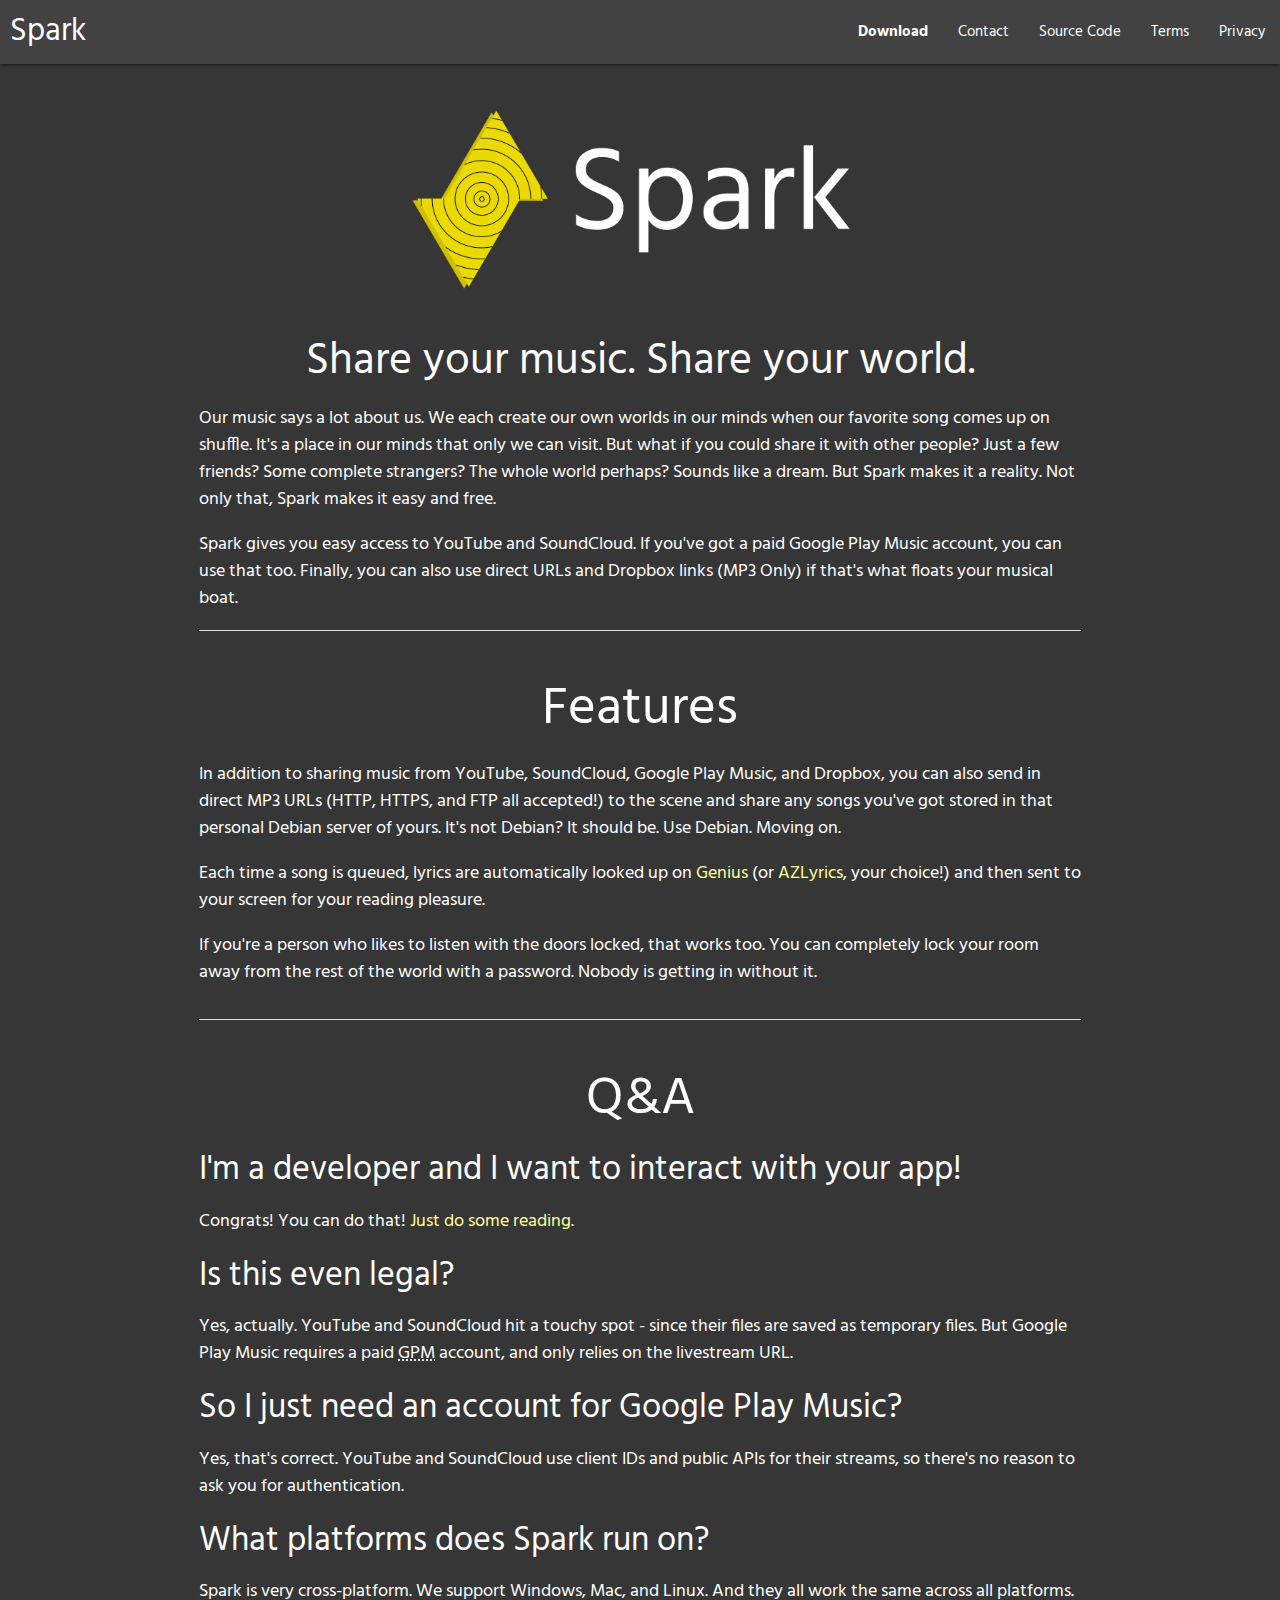
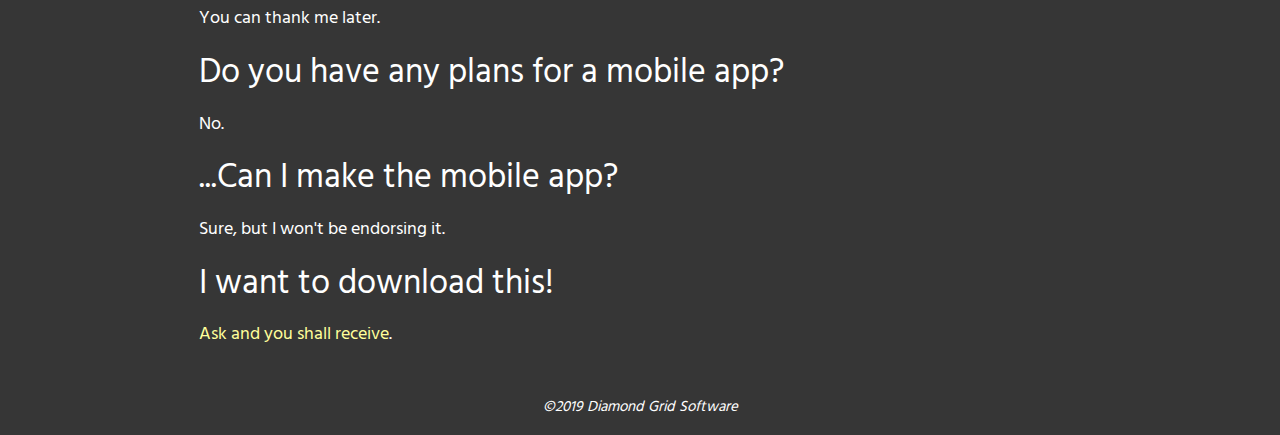
<file: index.html>
<!DOCTYPE html>
<html lang="en-us">
    <head>
        <title>Spark - Share your music. Share your world.</title>
        <link rel="stylesheet" type="text/css" href="./css/default.css"/>
        <link rel="stylesheet" href="https://use.fontawesome.com/releases/v5.8.2/css/all.css" integrity="sha384-oS3vJWv+0UjzBfQzYUhtDYW+Pj2yciDJxpsK1OYPAYjqT085Qq/1cq5FLXAZQ7Ay" crossorigin="anonymous">
        <link rel="icon" href="./ico/favicon.ico" type="x-image/icon"/>
        <script src="https://cdnjs.cloudflare.com/ajax/libs/materialize/1.0.0/js/materialize.min.js" type="text/javascript"></script>
        <meta charset="utf8"/>
        <meta name="viewport" content="width=device-width, initial-scale=1.0">
    </head>
    <body onload="M.AutoInit();">
        <nav class="grey darken-3">
            <div class="nav-wrapper">
                <a href="index.html" class="brand-logo">Spark</a>
                <a href="#!" data-target="mobile-menu" class="sidenav-trigger"><i class="fas fa-ellipsis-v"></i></a>
                <ul id="nav-mobile" class="right hide-on-med-and-down">
                    <li><a href="./download.html"><b>Download</b></a></li>
                    <li><a href="./contact.html">Contact</a></li>
                    <li><a href="#">Source Code</a></li>
                    <li><a href="./tac.html">Terms</a></li>
                    <li><a href="./privacy.html">Privacy</a></li>
                </ul>
            </div>
        </nav>

        <ul class="sidenav" id="mobile-menu">
            <li><a href="./index.html">Home</a></li>
            <li><a href="./download.html">Download</a></li>
            <li><a href="./contact.html">Contact</a></li>
            <li><a href="./tac.html">Terms</a></li>
            <li><a href="./privacy.html">Privacy</a></li>
        </ul>

        <main>
            <div class="container">
                <h1 class="center-align"><img src="./images/full-logo.png" width="500px" height="auto" alt="Spark"/></h1>
                <h3 class="center-align">Share your music. Share your world.</h3>

                <p>Our music says a lot about us. We each create our own worlds in our minds when our favorite song comes up on shuffle. It's a place in our minds that only we can visit. But what if you could share it with other people? Just a few friends? Some complete strangers? The whole world perhaps? Sounds like a dream. But Spark makes it a reality. Not only that, Spark makes it easy and free.</p>

                <p>Spark gives you easy access to YouTube and SoundCloud. If you've got a paid Google Play Music account, you can use that too. Finally, you can also use direct URLs and Dropbox links (MP3 Only) if that's what floats your musical boat.</p>

                <div class="divider"></div>
                <div class="section">
                    <h2 class="center-align">Features</h2>
                    <p>In addition to sharing music from YouTube, SoundCloud, Google Play Music, and Dropbox, you can also send in direct MP3 URLs (HTTP, HTTPS, and FTP all accepted!) to the scene and share any songs you've got stored in that personal Debian server of yours. It's not Debian? It should be. Use Debian. Moving on.</p>
                    <p>Each time a song is queued, lyrics are automatically looked up on <a href="https://www.genius.com/" target="_blank">Genius</a> (or <a href="https://www.azlyrics.com" target="_blank">AZLyrics</a>, your choice!) and then sent to your screen for your reading pleasure.</p>
                    <p>If you're a person who likes to listen with the doors locked, that works too. You can completely lock your room away from the rest of the world with a password. Nobody is getting in without it.</p>
                </div>

                <div class="divider"></div>
                <div class="section">
                    <h2 class="center-align">Q&amp;A</h2>
                    <h4>I'm a developer and I want to interact with your app!</h4>
                    <p>Congrats! You can do that! <a href="https://sparkapp-backend.herokuapp.com/docs.html" target="_blank">Just do some reading</a>.</p>
                    <h4>Is this even legal?</h4>
                    <p>Yes, actually. YouTube and SoundCloud hit a touchy spot - since their files are saved as temporary files. But Google Play Music requires a paid <abbr title="Google Play Music">GPM</abbr> account, and only relies on the livestream URL.</p>
                    <h4>So I just need an account for Google Play Music?</h4>
                    <p>Yes, that's correct. YouTube and SoundCloud use client IDs and public APIs for their streams, so there's no reason to ask you for authentication.</p>
                    <h4>What platforms does Spark run on?</h4>
                    <p>Spark is very cross-platform. We support Windows, Mac, and Linux. And they all work the same across all platforms. You can thank me later.</p>
                    <h4>Do you have any plans for a mobile app?</h4>
                    <p>No.</p>
                    <h4>...Can I make the mobile app?</h4>
                    <p>Sure, but I won't be endorsing it.</p>
                    <h4>I want to download this!</h4>
                    <p><a href="./download.html">Ask and you shall receive</a>.</p>
                </div>
            </div>

            <footer class="center-align">
                <p class="copyright">&copy;2019 Diamond Grid Software</p>
            </footer>
        </main>
    </body>
    
</html>
</file>
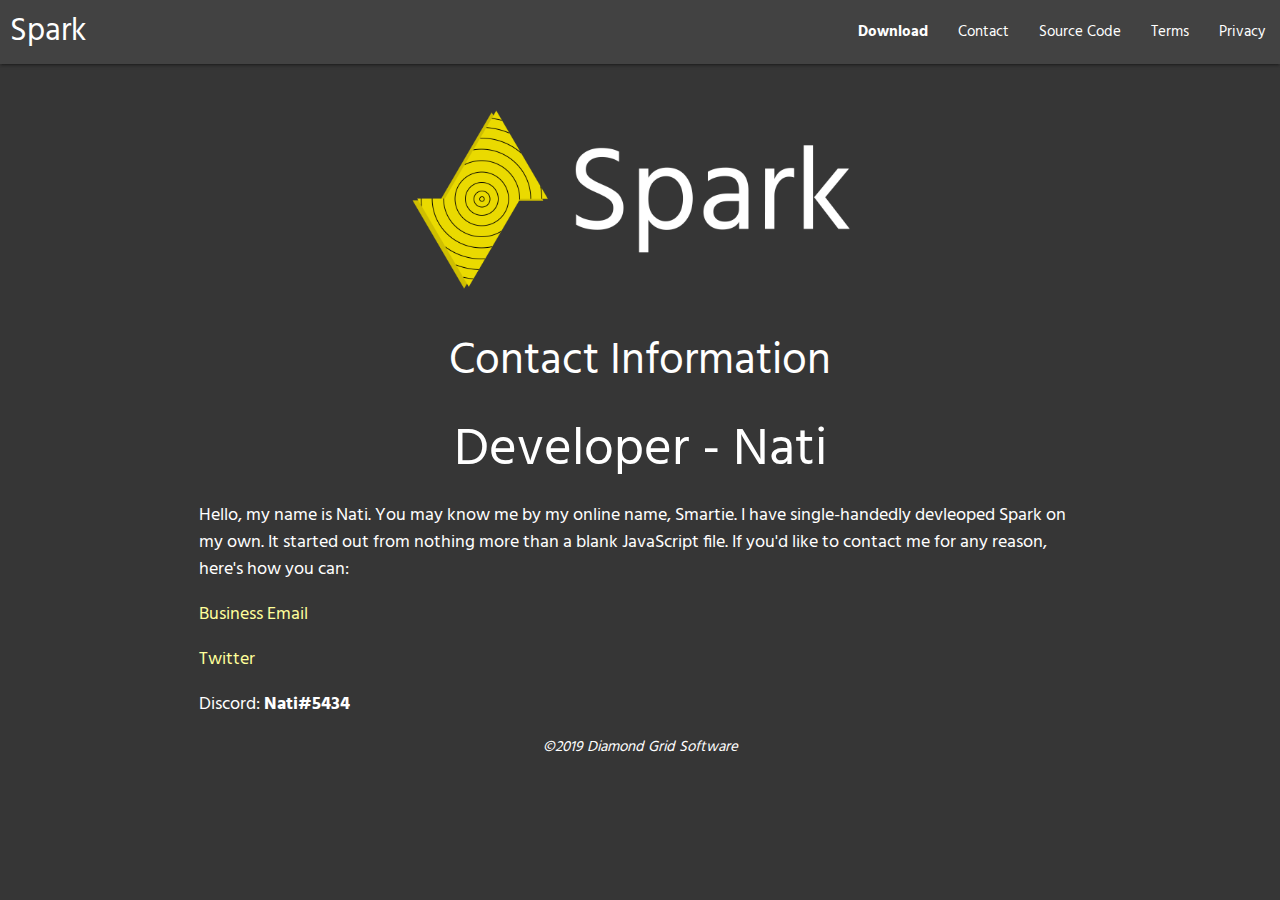
<file: contact.html>
<!DOCTYPE html>
<html lang="en-us">
    <head>
        <title>Spark - Contact</title>
        <link rel="stylesheet" type="text/css" href="./css/default.css"/>
        <link rel="stylesheet" href="https://use.fontawesome.com/releases/v5.8.2/css/all.css" integrity="sha384-oS3vJWv+0UjzBfQzYUhtDYW+Pj2yciDJxpsK1OYPAYjqT085Qq/1cq5FLXAZQ7Ay" crossorigin="anonymous">
        <link rel="icon" href="./ico/favicon.ico" type="x-image/icon"/>
        <script src="https://cdnjs.cloudflare.com/ajax/libs/materialize/1.0.0/js/materialize.min.js" type="text/javascript"></script>
        <meta charset="utf8"/>
        <meta name="viewport" content="width=device-width, initial-scale=1.0">
    </head>
    <body onload="M.AutoInit();">
        <nav class="grey darken-3">
            <div class="nav-wrapper">
                <a href="index.html" class="brand-logo">Spark</a>
                <a href="#!" data-target="mobile-menu" class="sidenav-trigger"><i class="fas fa-ellipsis-v"></i></a>
                <ul id="nav-mobile" class="right hide-on-med-and-down">
                    <li><a href="./download.html"><b>Download</b></a></li>
                    <li><a href="./contact.html">Contact</a></li>
                    <li><a href="#">Source Code</a></li>
                    <li><a href="./tac.html">Terms</a></li>
                    <li><a href="./privacy.html">Privacy</a></li>
                </ul>
            </div>
        </nav>

        <ul class="sidenav" id="mobile-menu">
            <li><a href="./index.html">Home</a></li>
            <li><a href="./download.html">Download</a></li>
            <li><a href="./contact.html">Contact</a></li>
            <li><a href="./tac.html">Terms</a></li>
            <li><a href="./privacy.html">Privacy</a></li>
        </ul>

        <main>
            <h1 class="center-align"><img src="./images/full-logo.png" width="500px" height="auto" alt="Spark"/></h1>
            <h3 class="center-align">Contact Information</h3>

            <div class="container">
                <h2 class="center-align">Developer - Nati</h2>
                <p>Hello, my name is Nati. You may know me by my online name, Smartie. I have single-handedly devleoped Spark on my own. It started out from nothing more than a blank JavaScript file. If you'd like to contact me for any reason, here's how you can:</p>

                <p><a href="mailto:smarti3plays@gmail.com?subject=Spark">Business Email</a></p>
                <p><a href="https://www.twittter.com/SmartiePlays_" target="_blank">Twitter</a></p>
                <p>Discord: <b>Nati#5434</b></p>
            </div>

            <footer class="center-align">
                <p class="copyright">&copy;2019 Diamond Grid Software</p>
            </footer>
        </main>
    </body>
    
</html>
</file>
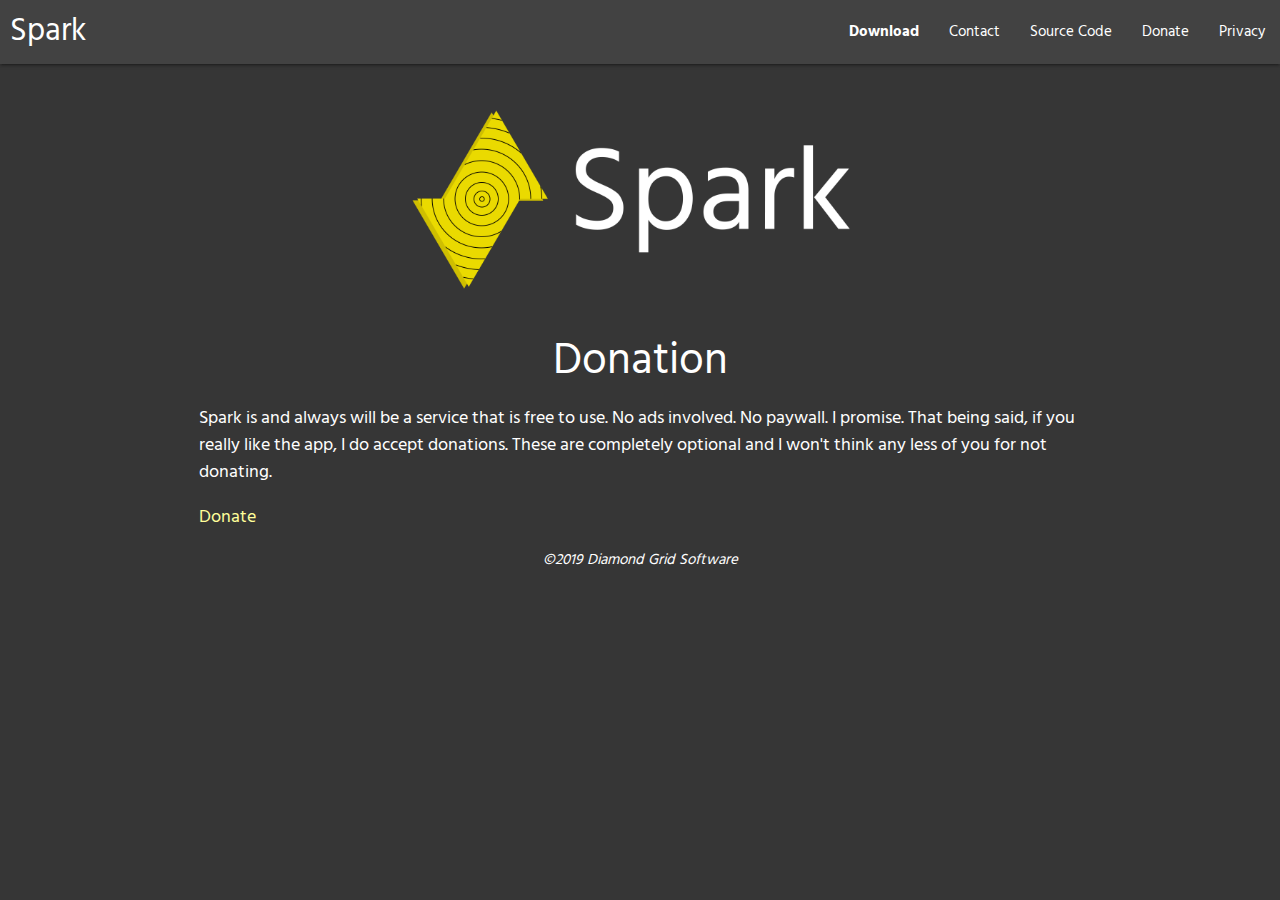
<file: donate.html>
<!DOCTYPE html>
<html lang="en-us">
    <head>
        <title>Spark - Donate</title>
        <link rel="stylesheet" type="text/css" href="./css/default.css"/>
        <link rel="stylesheet" href="https://use.fontawesome.com/releases/v5.8.2/css/all.css" integrity="sha384-oS3vJWv+0UjzBfQzYUhtDYW+Pj2yciDJxpsK1OYPAYjqT085Qq/1cq5FLXAZQ7Ay" crossorigin="anonymous">
        <link rel="icon" href="./ico/favicon.ico" type="x-image/icon"/>
        <script src="https://cdnjs.cloudflare.com/ajax/libs/materialize/1.0.0/js/materialize.min.js" type="text/javascript"></script>
        <meta charset="utf8"/>
        <meta name="viewport" content="width=device-width, initial-scale=1.0">
    </head>
    <body onload="M.AutoInit();">
        <nav class="grey darken-3">
            <div class="nav-wrapper">
                <a href="index.html" class="brand-logo">Spark</a>
                <a href="#!" data-target="mobile-menu" class="sidenav-trigger"><i class="fas fa-ellipsis-v"></i></a>
                <ul id="nav-mobile" class="right hide-on-med-and-down">
                    <li><a href="./download.html"><b>Download</b></a></li>
                    <li><a href="./contact.html">Contact</a></li>
                    <li><a href="#">Source Code</a></li>
                    <li><a href="./donate.html">Donate</a></li>
                    <li><a href="./privacy.html">Privacy</a></li>
                </ul>
            </div>
        </nav>

        <ul class="sidenav" id="mobile-menu">
            <li><a href="./index.html">Home</a></li>
            <li><a href="./download.html">Download</a></li>
            <li><a href="./contact.html">Contact</a></li>
            <li><a href="./donate.html">Donate</a></li>
            <li><a href="./privacy.html">Privacy</a></li>
        </ul>

        <main>
            <h1 class="center-align"><img src="./images/full-logo.png" width="500px" height="auto" alt="Spark"/></h1>
            <h3 class="center-align">Donation</h3>

            <div class="container">
                <p>Spark is and always will be a service that is free to use. No ads involved. No paywall. I promise. That being said, if you really like the app, I do accept donations. These are completely optional and I won't think any less of you for not donating.</p>

                <p><a href="https://www.paypal.me/SmartiePlays" target="_blank">Donate</a></p>
            </div>

            <footer class="center-align">
                <p class="copyright">&copy;2019 Diamond Grid Software</p>
            </footer>
        </main>
    </body>
    
</html>
</file>
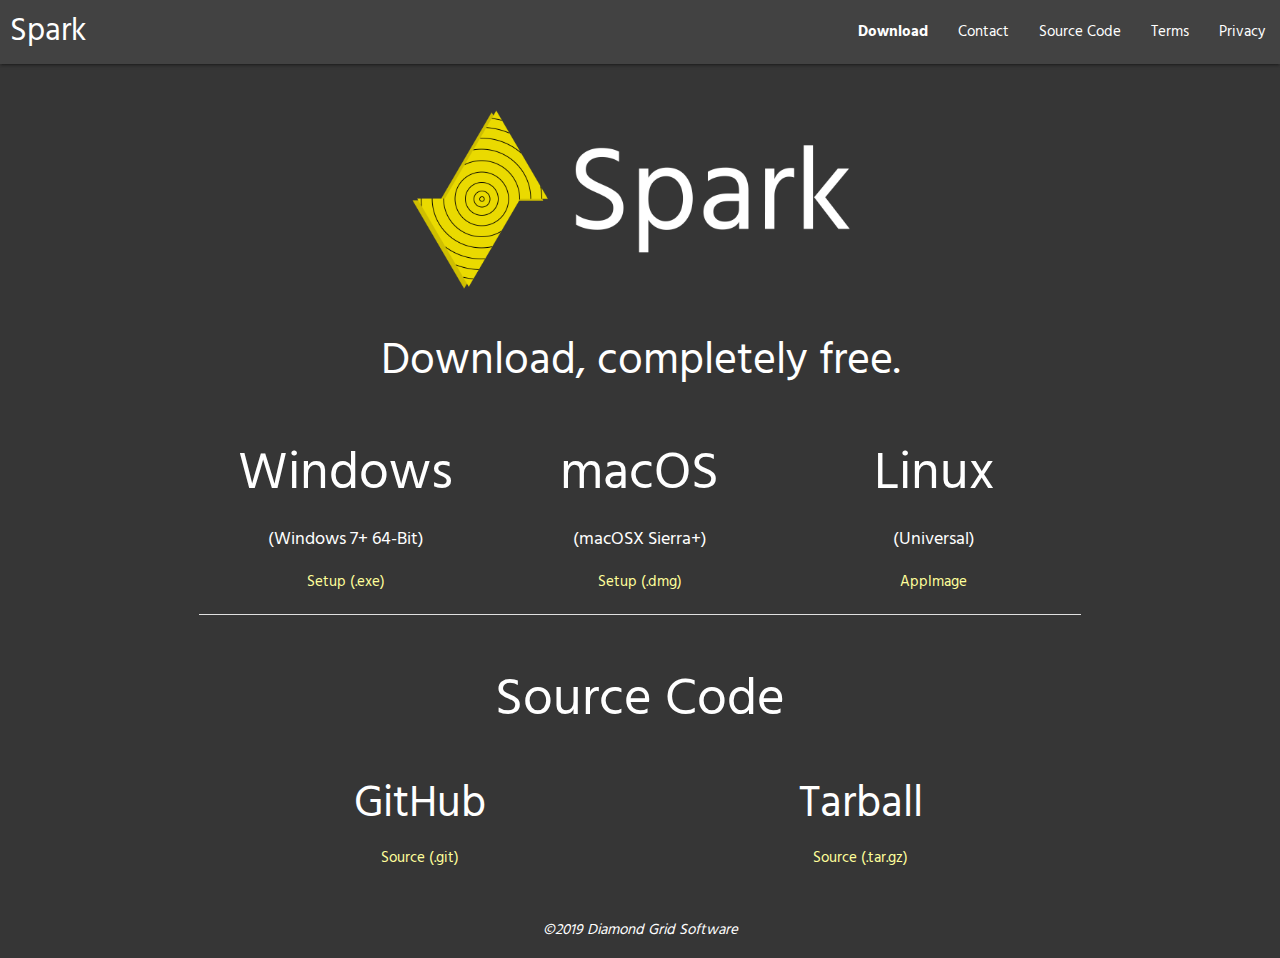
<file: download.html>
<!DOCTYPE html>
<html lang="en-us">
    <head>
        <title>Spark - Download</title>
        <link rel="stylesheet" type="text/css" href="./css/default.css"/>
        <link rel="stylesheet" href="https://use.fontawesome.com/releases/v5.8.2/css/all.css" integrity="sha384-oS3vJWv+0UjzBfQzYUhtDYW+Pj2yciDJxpsK1OYPAYjqT085Qq/1cq5FLXAZQ7Ay" crossorigin="anonymous">
        <link rel="icon" href="./ico/favicon.ico" type="x-image/icon"/>
        <script src="https://cdnjs.cloudflare.com/ajax/libs/materialize/1.0.0/js/materialize.min.js" type="text/javascript"></script>
        <meta charset="utf8"/>
        <meta name="viewport" content="width=device-width, initial-scale=1.0">
    </head>
    <body onload="M.AutoInit();">
        <nav class="grey darken-3">
            <div class="nav-wrapper">
                <a href="index.html" class="brand-logo">Spark</a>
                <a href="#!" data-target="mobile-menu" class="sidenav-trigger"><i class="fas fa-ellipsis-v"></i></a>
                <ul id="nav-mobile" class="right hide-on-med-and-down">
                    <li><a href="./download.html"><b>Download</b></a></li>
                    <li><a href="./contact.html">Contact</a></li>
                    <li><a href="#">Source Code</a></li>
                    <li><a href="./tac.html">Terms</a></li>
                    <li><a href="./privacy.html">Privacy</a></li>
                </ul>
            </div>
        </nav>

        <ul class="sidenav" id="mobile-menu">
            <li><a href="./index.html">Home</a></li>
            <li><a href="./download.html">Download</a></li>
            <li><a href="./contact.html">Contact</a></li>
            <li><a href="./tac.html">Terms</a></li>
            <li><a href="./privacy.html">Privacy</a></li>
        </ul>

        <main>
            <h1 class="center-align"><img src="./images/full-logo.png" width="500px" height="auto" alt="Spark"/></h1>
            <h3 class="center-align">Download, completely free.</h3>

            <div class="container">
                <div class="row">
                    <div class="col s4 center-align">
                        <h1 class="center-align"><i class="fab fa-windows icon"></i></h1>
                        <h2 class="center-align">Windows</h2>
                        <p>(Windows 7+ 64-Bit)</p>

                        <a href="#">Setup (.exe)</a>
                    </div>

                    <div class="col s4 center-align">
                        <h1 class="center-align"><i class="fab fa-apple icon"></i></h1>
                        <h2 class="center-align">macOS</h2>
                        <p>(macOSX Sierra+)</p>

                        <a href="#">Setup (.dmg)</a>
                    </div>

                    <div class="col s4 center-align">
                        <h1 class="center-align"><i class="fab fa-linux icon"></i></h1>
                        <h2 class="center-align">Linux</h2>
                        <p>(Universal)</p>

                        <a href="#">AppImage</a>
                    </div>
                </div>

                <div class="divider"></div>

                <div class="section center-align">
                    <h1><i class="fab fa-github icon"></i></h1>
                    <h2>Source Code</h2>
                    <div class="row">
                        <div class="col s6">
                            <h3>GitHub</h3>
                            <a href="#">Source (.git)</a>
                        </div>

                        <div class="col s6">
                            <h3>Tarball</h3>
                            <a href="#">Source (.tar.gz)</a>
                        </div>
                    </div>
                </div>
            </div>

            <footer class="center-align">
                <p class="copyright">&copy;2019 Diamond Grid Software</p>
            </footer>
        </main>
    </body>
    
</html>
</file>
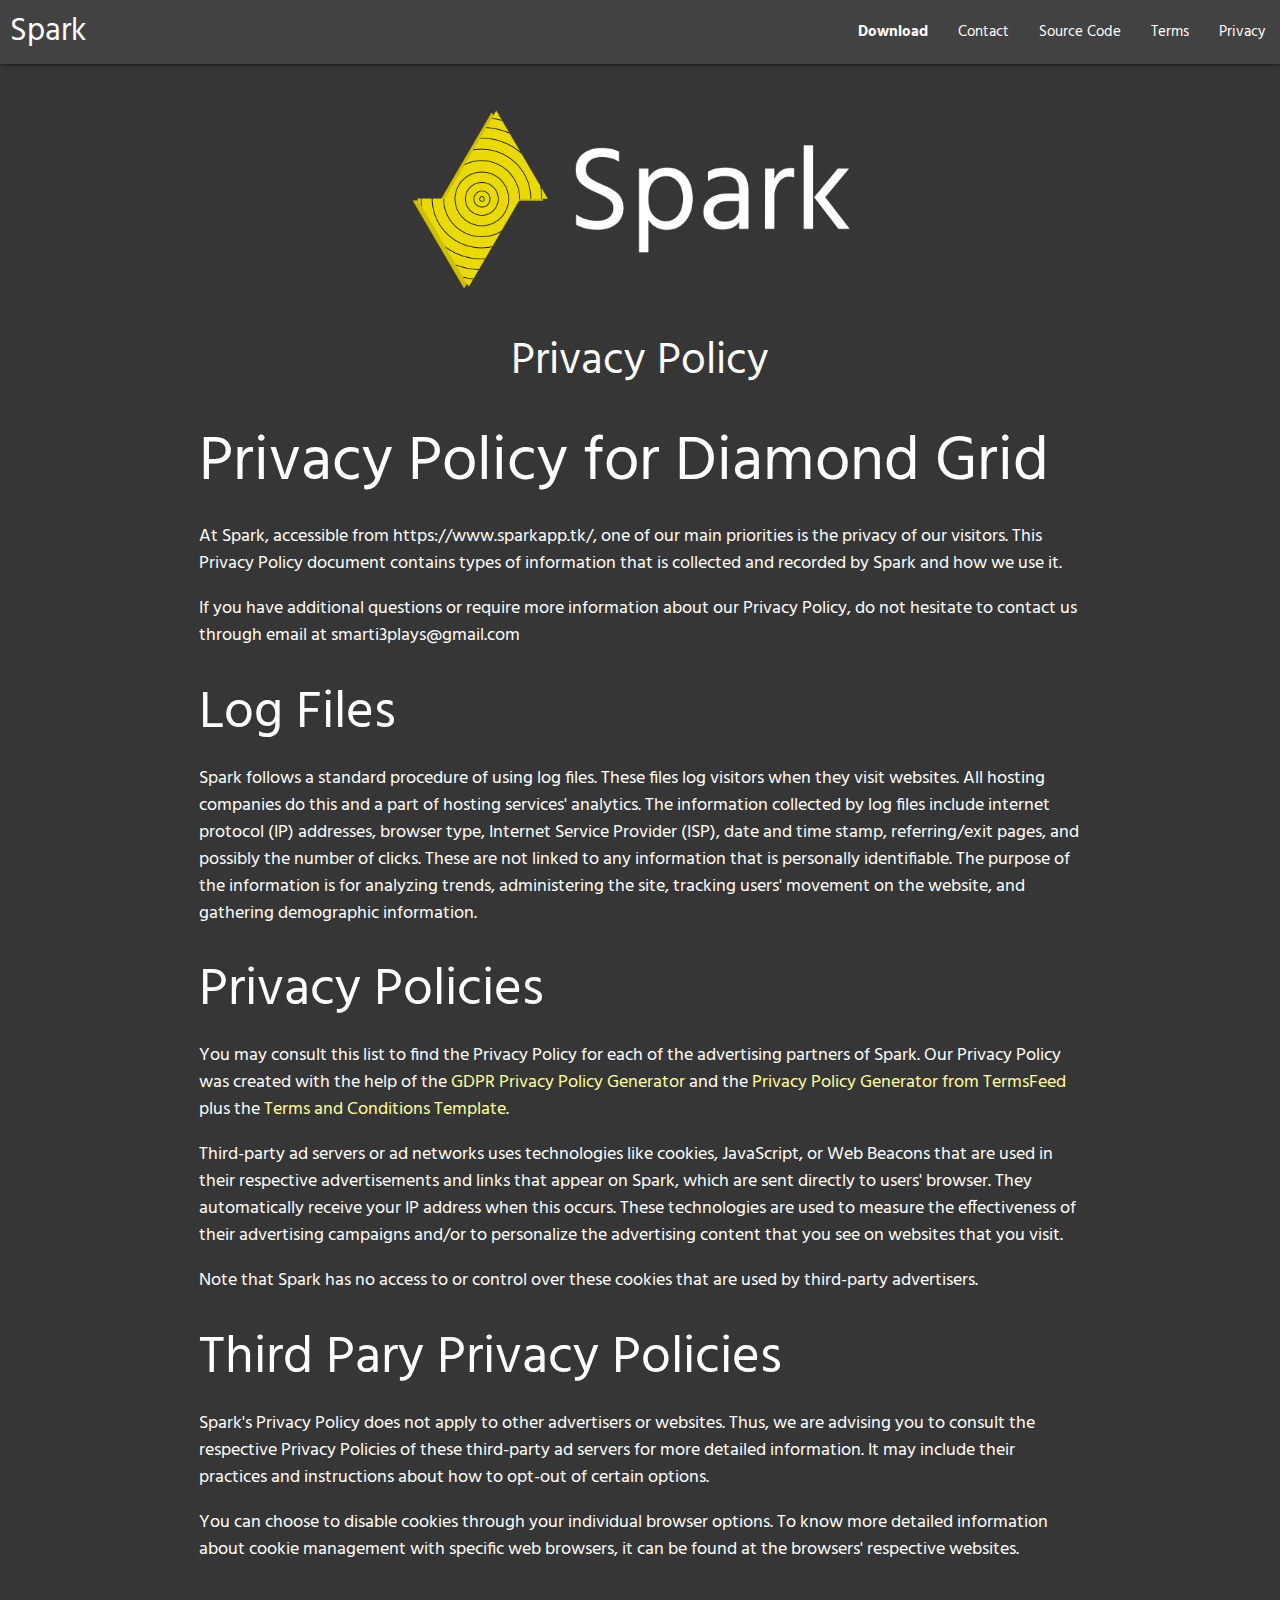
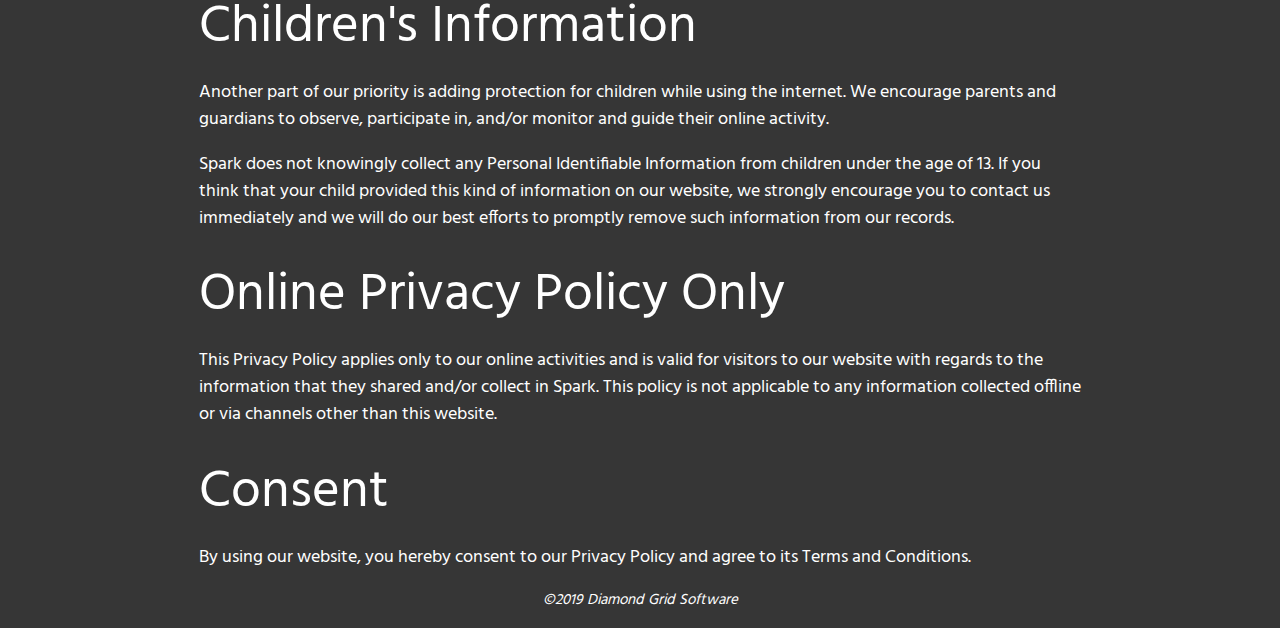
<file: privacy.html>
<!DOCTYPE html>
<html lang="en-us">
    <head>
        <title>Spark - Privacy Policy</title>
        <link rel="stylesheet" type="text/css" href="./css/default.css"/>
        <link rel="stylesheet" href="https://use.fontawesome.com/releases/v5.8.2/css/all.css" integrity="sha384-oS3vJWv+0UjzBfQzYUhtDYW+Pj2yciDJxpsK1OYPAYjqT085Qq/1cq5FLXAZQ7Ay" crossorigin="anonymous">
        <link rel="icon" href="./ico/favicon.ico" type="x-image/icon"/>
        <script src="https://cdnjs.cloudflare.com/ajax/libs/materialize/1.0.0/js/materialize.min.js" type="text/javascript"></script>
        <meta charset="utf8"/>
        <meta name="viewport" content="width=device-width, initial-scale=1.0">
    </head>
    <body onload="M.AutoInit();">
        <nav class="grey darken-3">
            <div class="nav-wrapper">
                <a href="index.html" class="brand-logo">Spark</a>
                <a href="#!" data-target="mobile-menu" class="sidenav-trigger"><i class="fas fa-ellipsis-v"></i></a>
                <ul id="nav-mobile" class="right hide-on-med-and-down">
                    <li><a href="./download.html"><b>Download</b></a></li>
                    <li><a href="./contact.html">Contact</a></li>
                    <li><a href="#">Source Code</a></li>
                    <li><a href="./tac.html">Terms</a></li>
                    <li><a href="./privacy.html">Privacy</a></li>
                </ul>
            </div>
        </nav>

        <ul class="sidenav" id="mobile-menu">
            <li><a href="./index.html">Home</a></li>
            <li><a href="./download.html">Download</a></li>
            <li><a href="./contact.html">Contact</a></li>
            <li><a href="./tac.html">Terms</a></li>
            <li><a href="./privacy.html">Privacy</a></li>
        </ul>

        <main>
            <h1 class="center-align"><img src="./images/full-logo.png" width="500px" height="auto" alt="Spark"/></h1>
            <h3 class="center-align">Privacy Policy</h3>

            <div class="container">
                    <h1>Privacy Policy for Diamond Grid</h1>

                    <p>At Spark, accessible from https://www.sparkapp.tk/, one of our main priorities is the privacy of our visitors. This Privacy Policy document contains types of information that is collected and recorded by Spark and how we use it.</p>
                    
                    <p>If you have additional questions or require more information about our Privacy Policy, do not hesitate to contact us through email at smarti3plays@gmail.com</p>
                    
                    <h2>Log Files</h2>
                    
                    <p>Spark follows a standard procedure of using log files. These files log visitors when they visit websites. All hosting companies do this and a part of hosting services' analytics. The information collected by log files include internet protocol (IP) addresses, browser type, Internet Service Provider (ISP), date and time stamp, referring/exit pages, and possibly the number of clicks. These are not linked to any information that is personally identifiable. The purpose of the information is for analyzing trends, administering the site, tracking users' movement on the website, and gathering demographic information.</p>
                    
                    
                    
                    
                    <h2>Privacy Policies</h2>
                    
                    <p>You may consult this list to find the Privacy Policy for each of the advertising partners of Spark. Our Privacy Policy was created with the help of the <a href="https://privacypolicygenerator.info">GDPR Privacy Policy Generator</a> and the <a href="https://termsfeed.com/privacy-policy/generator/">Privacy Policy Generator from TermsFeed</a> plus the <a href="https://termsandconditionstemplate.net">Terms and Conditions Template</a>.</p>
                    
                    <p>Third-party ad servers or ad networks uses technologies like cookies, JavaScript, or Web Beacons that are used in their respective advertisements and links that appear on Spark, which are sent directly to users' browser. They automatically receive your IP address when this occurs. These technologies are used to measure the effectiveness of their advertising campaigns and/or to personalize the advertising content that you see on websites that you visit.</p>
                    
                    <p>Note that Spark has no access to or control over these cookies that are used by third-party advertisers.</p>
                    
                    <h2>Third Pary Privacy Policies</h2>
                    
                    <p>Spark's Privacy Policy does not apply to other advertisers or websites. Thus, we are advising you to consult the respective Privacy Policies of these third-party ad servers for more detailed information. It may include their practices and instructions about how to opt-out of certain options.</p>
                    
                    <p>You can choose to disable cookies through your individual browser options. To know more detailed information about cookie management with specific web browsers, it can be found at the browsers' respective websites.</p>
                    
                    <h2>Children's Information</h2>
                    
                    <p>Another part of our priority is adding protection for children while using the internet. We encourage parents and guardians to observe, participate in, and/or monitor and guide their online activity.</p>
                    
                    <p>Spark does not knowingly collect any Personal Identifiable Information from children under the age of 13. If you think that your child provided this kind of information on our website, we strongly encourage you to contact us immediately and we will do our best efforts to promptly remove such information from our records.</p>
                    
                    <h2>Online Privacy Policy Only</h2>
                    
                    <p>This Privacy Policy applies only to our online activities and is valid for visitors to our website with regards to the information that they shared and/or collect in Spark. This policy is not applicable to any information collected offline or via channels other than this website.</p>
                    
                    <h2>Consent</h2>
                    
                    <p>By using our website, you hereby consent to our Privacy Policy and agree to its Terms and Conditions.</p>
            </div>

            <footer class="center-align">
                <p class="copyright">&copy;2019 Diamond Grid Software</p>
            </footer>
        </main>
    </body>
    
</html>
</file>
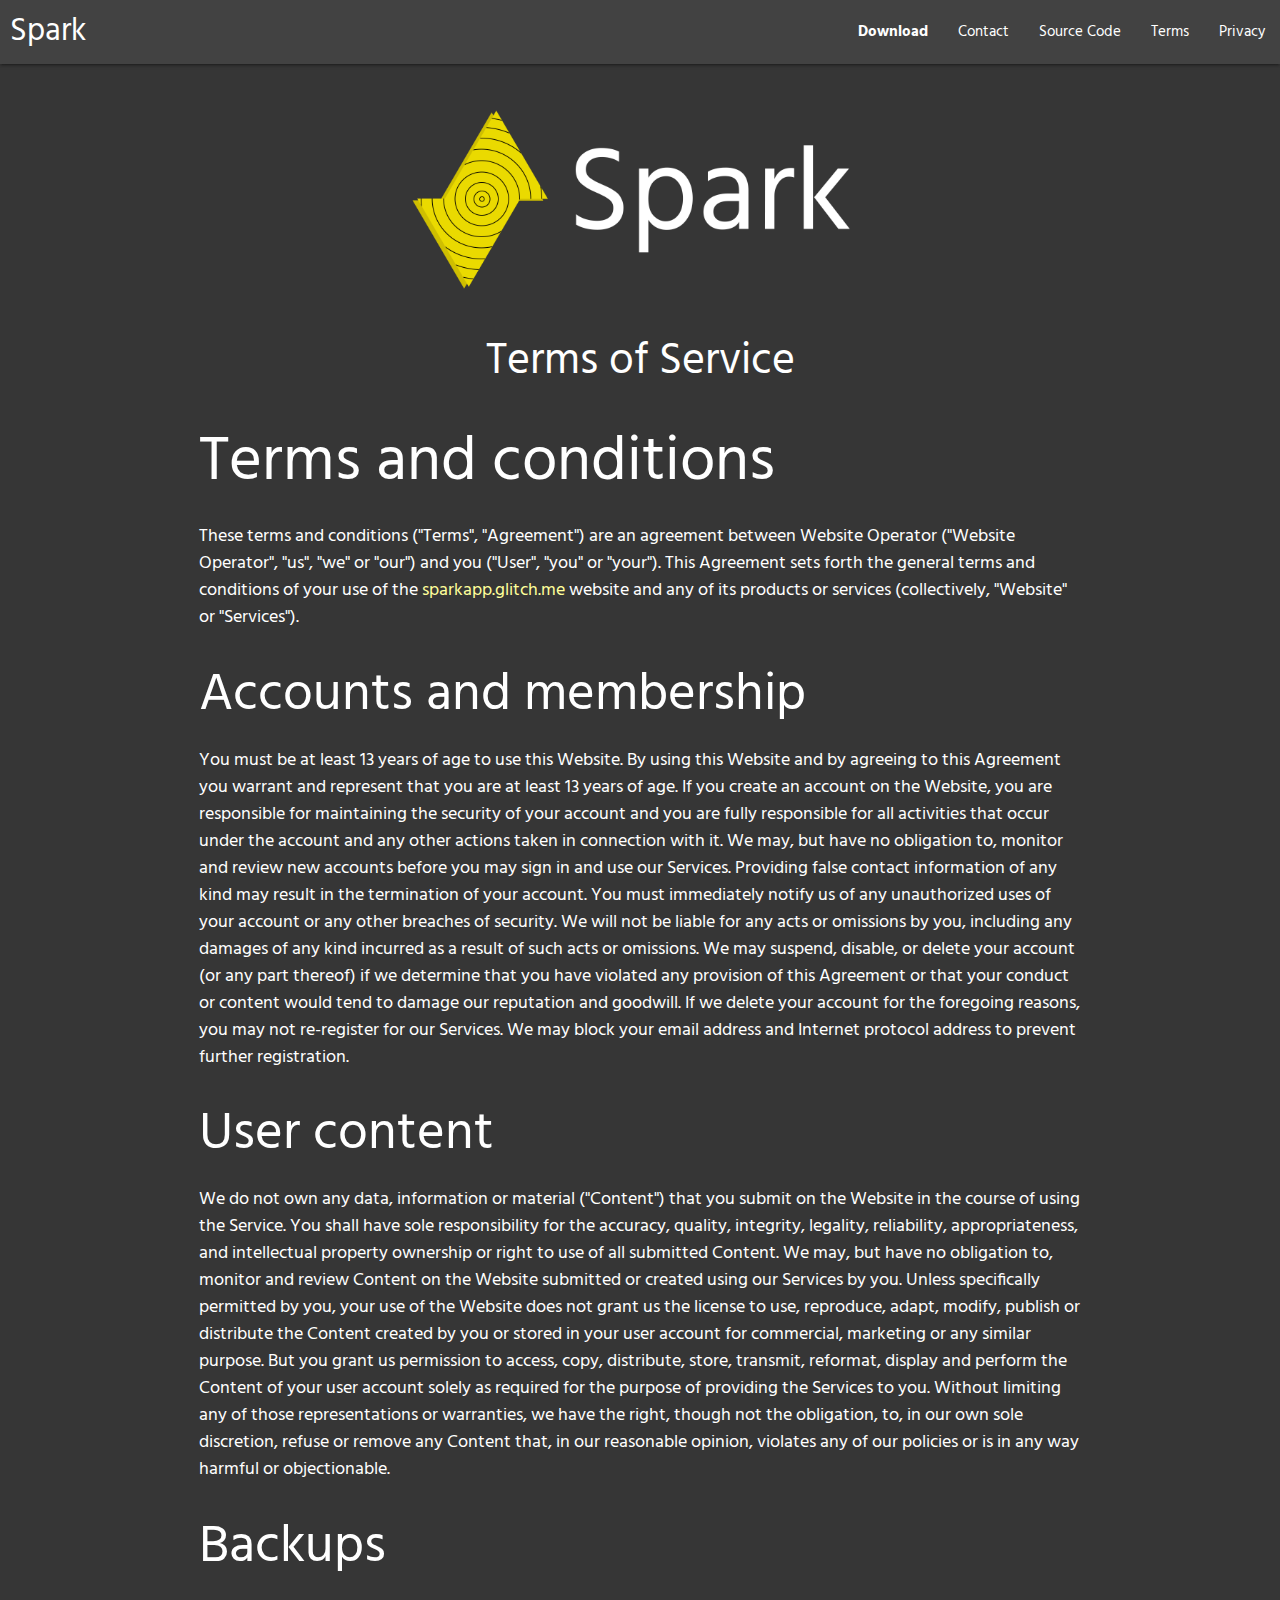
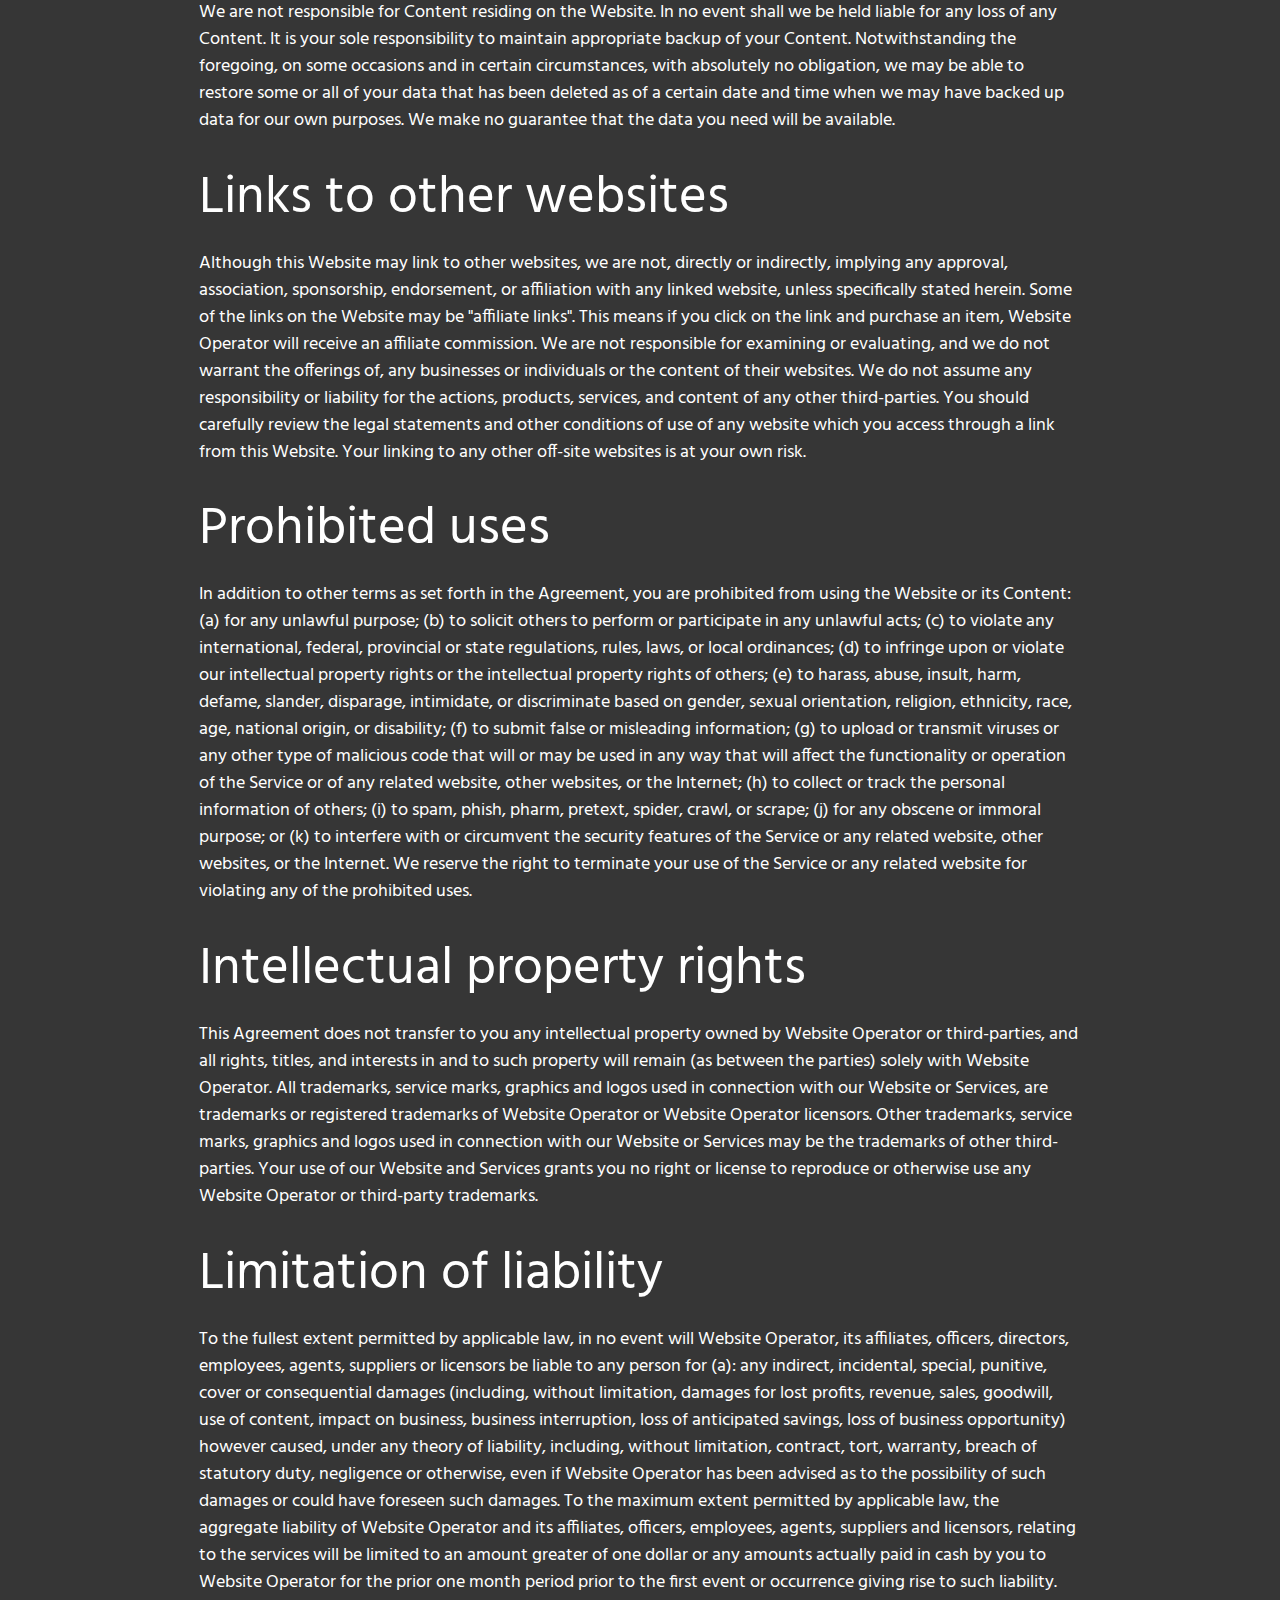
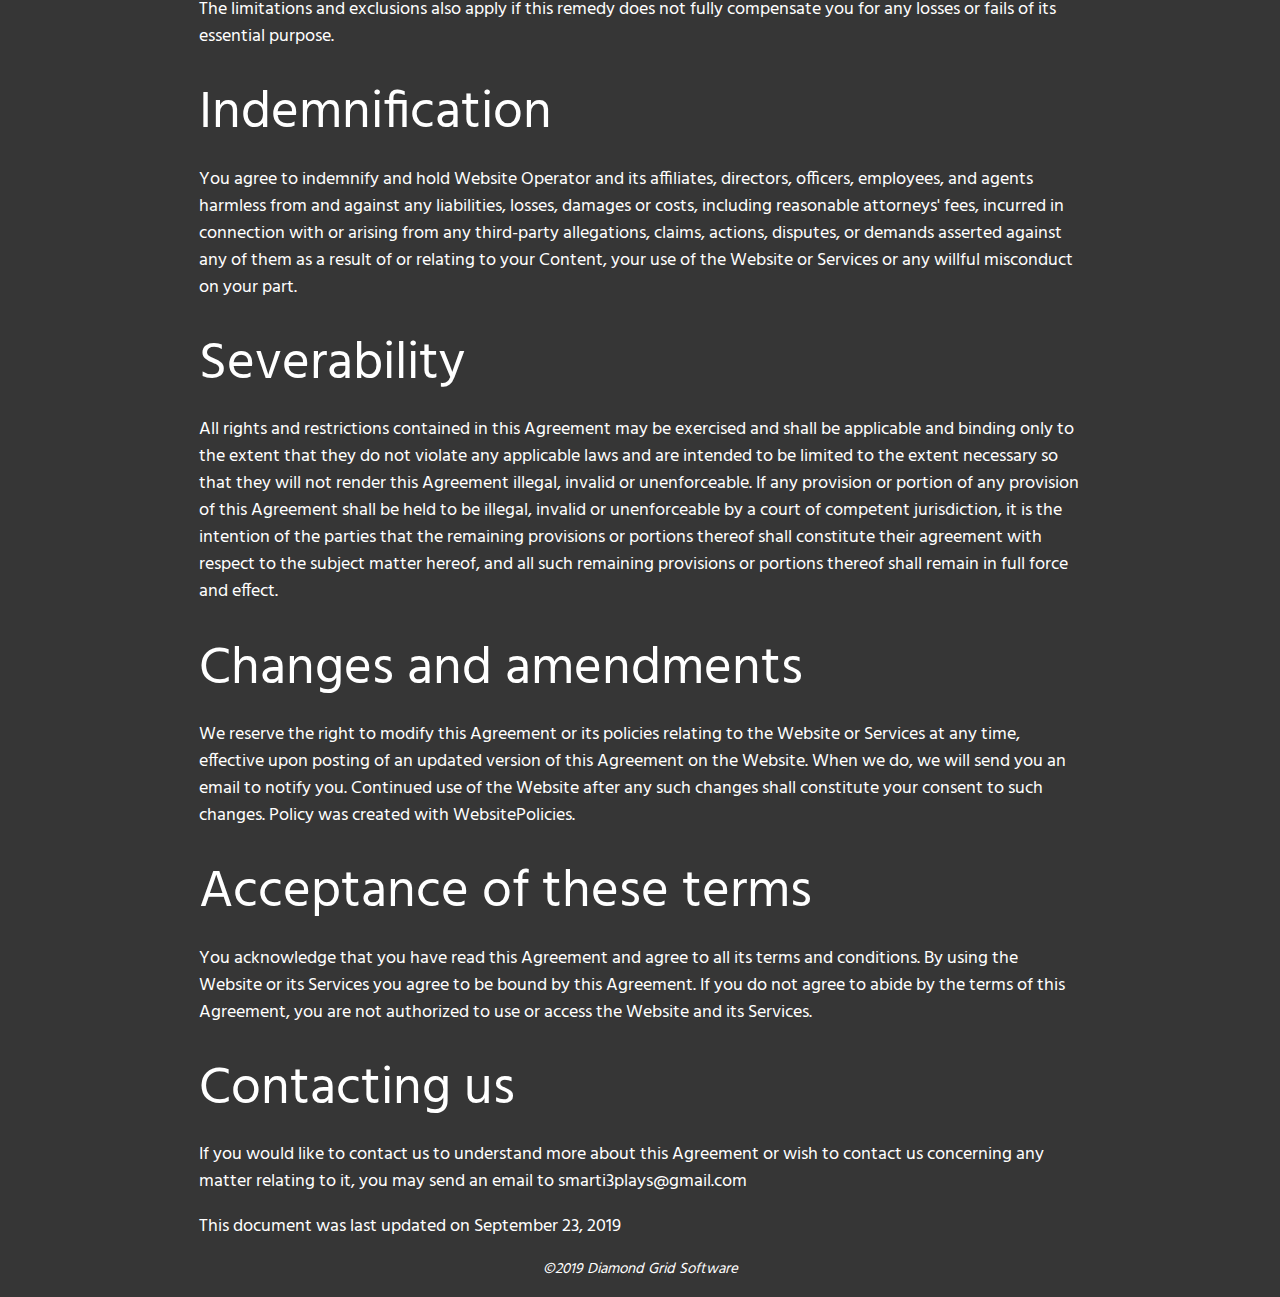
<file: tac.html>
<!DOCTYPE html>
<html lang="en-us">
    <head>
        <title>Spark - Terms of Service</title>
        <link rel="stylesheet" type="text/css" href="./css/default.css"/>
        <link rel="stylesheet" href="https://use.fontawesome.com/releases/v5.8.2/css/all.css" integrity="sha384-oS3vJWv+0UjzBfQzYUhtDYW+Pj2yciDJxpsK1OYPAYjqT085Qq/1cq5FLXAZQ7Ay" crossorigin="anonymous">
        <link rel="icon" href="./ico/favicon.ico" type="x-image/icon"/>
        <script src="https://cdnjs.cloudflare.com/ajax/libs/materialize/1.0.0/js/materialize.min.js" type="text/javascript"></script>
        <meta charset="utf8"/>
        <meta name="viewport" content="width=device-width, initial-scale=1.0">
    </head>
    <body onload="M.AutoInit();">
        <nav class="grey darken-3">
            <div class="nav-wrapper">
                <a href="index.html" class="brand-logo">Spark</a>
                <a href="#!" data-target="mobile-menu" class="sidenav-trigger"><i class="fas fa-ellipsis-v"></i></a>
                <ul id="nav-mobile" class="right hide-on-med-and-down">
                    <li><a href="./download.html"><b>Download</b></a></li>
                    <li><a href="./contact.html">Contact</a></li>
                    <li><a href="#">Source Code</a></li>
                    <li><a href="./tac.html">Terms</a></li>
                    <li><a href="./privacy.html">Privacy</a></li>
                </ul>
            </div>
        </nav>

        <ul class="sidenav" id="mobile-menu">
            <li><a href="./index.html">Home</a></li>
            <li><a href="./download.html">Download</a></li>
            <li><a href="./contact.html">Contact</a></li>
            <li><a href="./tac.html">Terms</a></li>
            <li><a href="./privacy.html">Privacy</a></li>
        </ul>

        <main>
            <h1 class="center-align"><img src="./images/full-logo.png" width="500px" height="auto" alt="Spark"/></h1>
            <h3 class="center-align">Terms of Service</h3>

            <div class="container">
                <h1>Terms and conditions</h1>
                    <p>These terms and conditions (&quot;Terms&quot;, &quot;Agreement&quot;) are an agreement between Website Operator (&quot;Website Operator&quot;, &quot;us&quot;, &quot;we&quot; or &quot;our&quot;) and you (&quot;User&quot;, &quot;you&quot; or &quot;your&quot;). This Agreement sets forth the general terms and conditions of your use of the <a target="_blank" rel="nofollow" href="https://sparkapp.glitch.me">sparkapp.glitch.me</a> website and any of its products or services (collectively, &quot;Website&quot; or &quot;Services&quot;).</p>

                    <h2>Accounts and membership</h2>
                    <p>You must be at least 13 years of age to use this Website. By using this Website and by agreeing to this Agreement you warrant and represent that you are at least 13 years of age. If you create an account on the Website, you are responsible for maintaining the security of your account and you are fully responsible for all activities that occur under the account and any other actions taken in connection with it. We may, but have no obligation to, monitor and review new accounts before you may sign in and use our Services. Providing false contact information of any kind may result in the termination of your account. You must immediately notify us of any unauthorized uses of your account or any other breaches of security. We will not be liable for any acts or omissions by you, including any damages of any kind incurred as a result of such acts or omissions. We may suspend, disable, or delete your account (or any part thereof) if we determine that you have violated any provision of this Agreement or that your conduct or content would tend to damage our reputation and goodwill. If we delete your account for the foregoing reasons, you may not re-register for our Services. We may block your email address and Internet protocol address to prevent further registration.</p>

                    <h2>User content</h2>
                    <p>We do not own any data, information or material (&quot;Content&quot;) that you submit on the Website in the course of using the Service. You shall have sole responsibility for the accuracy, quality, integrity, legality, reliability, appropriateness, and intellectual property ownership or right to use of all submitted Content. We may, but have no obligation to, monitor and review Content on the Website submitted or created using our Services by you. Unless specifically permitted by you, your use of the Website does not grant us the license to use, reproduce, adapt, modify, publish or distribute the Content created by you or stored in your user account for commercial, marketing or any similar purpose. But you grant us permission to access, copy, distribute, store, transmit, reformat, display and perform the Content of your user account solely as required for the purpose of providing the Services to you. Without limiting any of those representations or warranties, we have the right, though not the obligation, to, in our own sole discretion, refuse or remove any Content that, in our reasonable opinion, violates any of our policies or is in any way harmful or objectionable.</p>

                    <h2>Backups</h2>
                    <p>We are not responsible for Content residing on the Website. In no event shall we be held liable for any loss of any Content. It is your sole responsibility to maintain appropriate backup of your Content. Notwithstanding the foregoing, on some occasions and in certain circumstances, with absolutely no obligation, we may be able to restore some or all of your data that has been deleted as of a certain date and time when we may have backed up data for our own purposes. We make no guarantee that the data you need will be available.</p>

                    <h2>Links to other websites</h2>
                    <p>Although this Website may link to other websites, we are not, directly or indirectly, implying any approval, association, sponsorship, endorsement, or affiliation with any linked website, unless specifically stated herein. Some of the links on the Website may be &quot;affiliate links&quot;. This means if you click on the link and purchase an item, Website Operator will receive an affiliate commission. We are not responsible for examining or evaluating, and we do not warrant the offerings of, any businesses or individuals or the content of their websites. We do not assume any responsibility or liability for the actions, products, services, and content of any other third-parties. You should carefully review the legal statements and other conditions of use of any website which you access through a link from this Website. Your linking to any other off-site websites is at your own risk.</p>

                    <h2>Prohibited uses</h2>
                    <p>In addition to other terms as set forth in the Agreement, you are prohibited from using the Website or its Content: (a) for any unlawful purpose; (b) to solicit others to perform or participate in any unlawful acts; (c) to violate any international, federal, provincial or state regulations, rules, laws, or local ordinances; (d) to infringe upon or violate our intellectual property rights or the intellectual property rights of others; (e) to harass, abuse, insult, harm, defame, slander, disparage, intimidate, or discriminate based on gender, sexual orientation, religion, ethnicity, race, age, national origin, or disability; (f) to submit false or misleading information; (g) to upload or transmit viruses or any other type of malicious code that will or may be used in any way that will affect the functionality or operation of the Service or of any related website, other websites, or the Internet; (h) to collect or track the personal information of others; (i) to spam, phish, pharm, pretext, spider, crawl, or scrape; (j) for any obscene or immoral purpose; or (k) to interfere with or circumvent the security features of the Service or any related website, other websites, or the Internet. We reserve the right to terminate your use of the Service or any related website for violating any of the prohibited uses.</p>

                    <h2>Intellectual property rights</h2>
                    <p>This Agreement does not transfer to you any intellectual property owned by Website Operator or third-parties, and all rights, titles, and interests in and to such property will remain (as between the parties) solely with Website Operator. All trademarks, service marks, graphics and logos used in connection with our Website or Services, are trademarks or registered trademarks of Website Operator or Website Operator licensors. Other trademarks, service marks, graphics and logos used in connection with our Website or Services may be the trademarks of other third-parties. Your use of our Website and Services grants you no right or license to reproduce or otherwise use any Website Operator or third-party trademarks.</p>

                    <h2>Limitation of liability</h2>
                    <p>To the fullest extent permitted by applicable law, in no event will Website Operator, its affiliates, officers, directors, employees, agents, suppliers or licensors be liable to any person for (a): any indirect, incidental, special, punitive, cover or consequential damages (including, without limitation, damages for lost profits, revenue, sales, goodwill, use of content, impact on business, business interruption, loss of anticipated savings, loss of business opportunity) however caused, under any theory of liability, including, without limitation, contract, tort, warranty, breach of statutory duty, negligence or otherwise, even if Website Operator has been advised as to the possibility of such damages or could have foreseen such damages. To the maximum extent permitted by applicable law, the aggregate liability of Website Operator and its affiliates, officers, employees, agents, suppliers and licensors, relating to the services will be limited to an amount greater of one dollar or any amounts actually paid in cash by you to Website Operator for the prior one month period prior to the first event or occurrence giving rise to such liability. The limitations and exclusions also apply if this remedy does not fully compensate you for any losses or fails of its essential purpose.</p>

                    <h2>Indemnification</h2>
                    <p>You agree to indemnify and hold Website Operator and its affiliates, directors, officers, employees, and agents harmless from and against any liabilities, losses, damages or costs, including reasonable attorneys' fees, incurred in connection with or arising from any third-party allegations, claims, actions, disputes, or demands asserted against any of them as a result of or relating to your Content, your use of the Website or Services or any willful misconduct on your part.</p>

                    <h2>Severability</h2>
                    <p>All rights and restrictions contained in this Agreement may be exercised and shall be applicable and binding only to the extent that they do not violate any applicable laws and are intended to be limited to the extent necessary so that they will not render this Agreement illegal, invalid or unenforceable. If any provision or portion of any provision of this Agreement shall be held to be illegal, invalid or unenforceable by a court of competent jurisdiction, it is the intention of the parties that the remaining provisions or portions thereof shall constitute their agreement with respect to the subject matter hereof, and all such remaining provisions or portions thereof shall remain in full force and effect.</p>

                    <h2>Changes and amendments</h2>
                    <p>We reserve the right to modify this Agreement or its policies relating to the Website or Services at any time, effective upon posting of an updated version of this Agreement on the Website. When we do, we will send you an email to notify you. Continued use of the Website after any such changes shall constitute your consent to such changes. Policy was created with <a style="color:inherit" target="_blank" title="Generate terms and conditions" href="https://www.websitepolicies.com/blog/sample-terms-conditions-template">WebsitePolicies</a>.</p>

                    <h2>Acceptance of these terms</h2>
                    <p>You acknowledge that you have read this Agreement and agree to all its terms and conditions. By using the Website or its Services you agree to be bound by this Agreement. If you do not agree to abide by the terms of this Agreement, you are not authorized to use or access the Website and its Services.</p>

                    <h2>Contacting us</h2>
                    <p>If you would like to contact us to understand more about this Agreement or wish to contact us concerning any matter relating to it, you may send an email to sm&#97;&#114;&#116;i3&#112;&#108;&#97;&#121;&#115;&#64;gmail.com</p>
                    
                    <p>This document was last updated on September 23, 2019</p>
            </div>

            <footer class="center-align">
                <p class="copyright">&copy;2019 Diamond Grid Software</p>
            </footer>
        </main>
    </body>
    
</html>
</file>
<file: css/default.css>
@import url('https://cdnjs.cloudflare.com/ajax/libs/materialize/1.0.0/css/materialize.min.css');
@import url('https://fonts.googleapis.com/css?family=Hind');

body {
    margin: 0;
    padding: 0;
    background-color: #363636;
    font-family: Hind, Arial, Helvetica, sans-serif;
}

main {
    padding: 1px 10px;
    color: white;
}

p:not(.copyright) {
    font-size: 120%;
}

a {
    text-decoration: none;
    color: rgb(255, 255, 155);
}

a:hover:not(li a:hover) {
    text-decoration: underline;
}

button, input[type=submit], input[type=button] {
    background: #1d1d1d;
    color: white;
    padding: 10px;
    margin: 10px 5px 3px;
    border: 1px solid transparent;
    border-radius: 10px;
}

button:hover, input[type=submit]:hover, input[type=button]:hover {
    background: #131313;
    cursor: pointer;
}

footer {
    font-style: italic;
}

code, pre {
    background: rgba(0,0,0,0.6);
    padding: 2px 6px;
}

nav {
    padding-left: 10px;
}

.full {
    background: rgba(0,0,0,0.6);
    padding: 10px;
    font-family: 'Courier New', Courier, monospace;
}

.icon {
    font-size: 180px;
}

.center {
    text-align: center;
}
</file>
